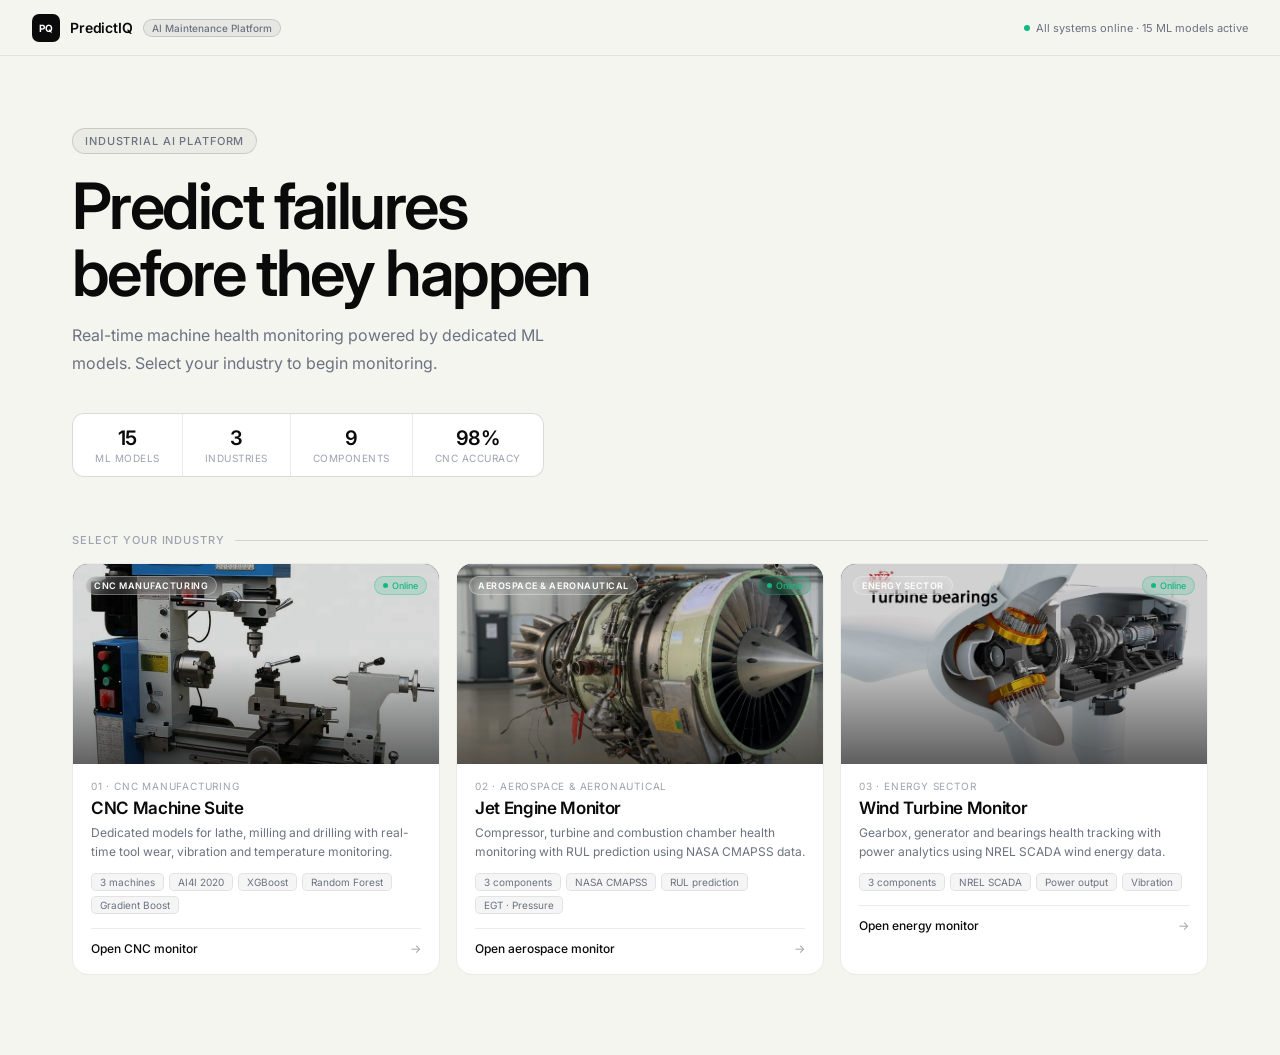
<file: templates/index.html>
<!DOCTYPE html>
<html lang="en">
<head>
<meta charset="UTF-8"/>
<meta name="viewport" content="width=device-width,initial-scale=1.0"/>
<title>PredictIQ — Industrial AI Maintenance</title>
<link href="https://fonts.googleapis.com/css2?family=Inter:wght@300;400;500;600;700&display=swap" rel="stylesheet">
<style>
*{margin:0;padding:0;box-sizing:border-box}
:root{
  --bg:#f5f5f0;
  --surface:#ffffff;
  --border:rgba(0,0,0,0.08);
  --border2:rgba(0,0,0,0.14);
  --text:#0a0a0a;
  --muted:#6b7280;
  --muted2:#9ca3af;
  --accent:#1a1a1a;
}
html,body{min-height:100%;font-family:'Inter',sans-serif;background:var(--bg);color:var(--text);-webkit-font-smoothing:antialiased}

/* NAV */
nav{
  position:sticky;top:0;z-index:100;
  height:56px;display:flex;align-items:center;justify-content:space-between;
  padding:0 32px;background:rgba(245,245,240,0.92);
  border-bottom:0.5px solid var(--border);backdrop-filter:blur(16px)
}
.nav-l{display:flex;align-items:center;gap:10px}
.nav-logo{width:28px;height:28px;border-radius:7px;background:var(--text);display:grid;place-items:center;font-size:10px;font-weight:700;color:#fff}
.nav-name{font-size:14px;font-weight:600;letter-spacing:-0.01em}
.nav-tag{font-size:10px;padding:2px 8px;border-radius:20px;background:rgba(0,0,0,0.06);border:0.5px solid var(--border2);color:var(--muted);font-weight:500}
.nav-r{display:flex;align-items:center;gap:6px;font-size:11px;color:var(--muted)}
.live-dot{width:6px;height:6px;border-radius:50%;background:#10b981;animation:blink 2s infinite}
@keyframes blink{0%,100%{opacity:1}50%{opacity:0.3}}

/* HERO */
.hero{padding:72px 32px 56px;max-width:1200px;margin:0 auto}
.hero-eyebrow{display:inline-flex;align-items:center;gap:6px;font-size:11px;font-weight:500;letter-spacing:0.08em;text-transform:uppercase;color:var(--muted);margin-bottom:18px;padding:5px 12px;border-radius:20px;background:rgba(0,0,0,0.04);border:0.5px solid var(--border2)}
.hero h1{font-size:clamp(2.4rem,5vw,4rem);font-weight:600;letter-spacing:-0.04em;line-height:1.05;margin-bottom:16px;color:var(--text)}
.hero-sub{font-size:1rem;color:var(--muted);max-width:480px;line-height:1.7;margin-bottom:36px}
.hero-stats{display:inline-flex;background:var(--surface);border:0.5px solid var(--border2);border-radius:12px;overflow:hidden}
.hs{padding:12px 22px;text-align:center;border-right:0.5px solid var(--border)}
.hs:last-child{border-right:none}
.hs-v{font-size:20px;font-weight:600;letter-spacing:-0.02em}
.hs-l{font-size:10px;color:var(--muted2);margin-top:2px;text-transform:uppercase;letter-spacing:0.05em}

/* INDUSTRY GRID */
.section{padding:0 32px 80px;max-width:1200px;margin:0 auto}
.section-label{font-size:11px;font-weight:500;color:var(--muted2);text-transform:uppercase;letter-spacing:0.08em;margin-bottom:16px;display:flex;align-items:center;gap:10px}
.section-label::after{content:'';flex:1;height:0.5px;background:var(--border2)}

.ind-grid{display:grid;grid-template-columns:repeat(3,1fr);gap:16px}

.ind-card{
  background:var(--surface);border:0.5px solid var(--border);
  border-radius:16px;overflow:hidden;cursor:pointer;
  text-decoration:none;color:var(--text);display:block;
  transition:all 0.25s ease
}
.ind-card:hover{border-color:var(--border2);box-shadow:0 8px 24px rgba(0,0,0,0.08);transform:translateY(-2px)}

.ind-img{height:200px;overflow:hidden;position:relative;background:#1a1a1a}
.ind-img img{width:100%;height:100%;object-fit:cover;transition:transform 0.4s ease;filter:brightness(0.85)}
.ind-card:hover .ind-img img{transform:scale(1.04);filter:brightness(0.95)}
.ind-img-overlay{position:absolute;inset:0;background:linear-gradient(to top,rgba(0,0,0,0.55) 0%,transparent 55%)}
.ind-img-badge{position:absolute;top:12px;left:12px;font-size:9px;font-weight:600;padding:3px 8px;border-radius:20px;background:rgba(255,255,255,0.15);border:0.5px solid rgba(255,255,255,0.3);color:#fff;letter-spacing:0.06em;text-transform:uppercase;backdrop-filter:blur(8px)}
.ind-img-status{position:absolute;top:12px;right:12px;display:flex;align-items:center;gap:4px;font-size:9px;font-weight:500;padding:3px 8px;border-radius:20px;background:rgba(16,185,129,0.15);border:0.5px solid rgba(16,185,129,0.3);color:#10b981;backdrop-filter:blur(8px)}
.ind-img-status-dot{width:5px;height:5px;border-radius:50%;background:#10b981}

.ind-body{padding:16px 18px 18px}
.ind-num{font-size:10px;color:var(--muted2);text-transform:uppercase;letter-spacing:0.08em;margin-bottom:6px}
.ind-name{font-size:17px;font-weight:600;letter-spacing:-0.02em;margin-bottom:5px}
.ind-desc{font-size:12px;color:var(--muted);line-height:1.6;margin-bottom:12px}
.ind-tags{display:flex;gap:5px;flex-wrap:wrap;margin-bottom:14px}
.ind-tag{font-size:10px;padding:2px 8px;border-radius:5px;background:rgba(0,0,0,0.04);border:0.5px solid var(--border);color:var(--muted)}
.ind-foot{display:flex;align-items:center;justify-content:space-between;padding-top:12px;border-top:0.5px solid var(--border)}
.ind-cta{font-size:12px;font-weight:500;color:var(--text)}
.ind-arrow{font-size:12px;color:var(--muted2);transition:transform 0.2s}
.ind-card:hover .ind-arrow{transform:translateX(3px);color:var(--text)}

@media(max-width:900px){.ind-grid{grid-template-columns:1fr;max-width:480px}}
@media(max-width:600px){nav,hero,.section{padding-left:16px;padding-right:16px}.hero{padding-top:48px}}
</style>
</head>
<body>

<nav>
  <div class="nav-l">
    <div class="nav-logo">PQ</div>
    <span class="nav-name">PredictIQ</span>
    <span class="nav-tag">AI Maintenance Platform</span>
  </div>
  <div class="nav-r">
    <div class="live-dot"></div>
    All systems online · 15 ML models active
  </div>
</nav>

<div class="hero">
  <div class="hero-eyebrow">Industrial AI Platform</div>
  <h1>Predict failures<br>before they happen</h1>
  <p class="hero-sub">Real-time machine health monitoring powered by dedicated ML models. Select your industry to begin monitoring.</p>
  <div class="hero-stats">
    <div class="hs"><div class="hs-v">15</div><div class="hs-l">ML Models</div></div>
    <div class="hs"><div class="hs-v">3</div><div class="hs-l">Industries</div></div>
    <div class="hs"><div class="hs-v">9</div><div class="hs-l">Components</div></div>
    <div class="hs"><div class="hs-v">98%</div><div class="hs-l">CNC Accuracy</div></div>
  </div>
</div>

<div class="section">
  <div class="section-label">Select your industry</div>
  <div class="ind-grid">

    <a class="ind-card" href="/dashboard/cnc">
      <div class="ind-img">
        <img src="/static/img_cnc_mill.png" alt="CNC Machine"/>
        <div class="ind-img-overlay"></div>
        <div class="ind-img-badge">CNC Manufacturing</div>
        <div class="ind-img-status"><div class="ind-img-status-dot"></div>Online</div>
      </div>
      <div class="ind-body">
        <div class="ind-num">01 · CNC Manufacturing</div>
        <div class="ind-name">CNC Machine Suite</div>
        <div class="ind-desc">Dedicated models for lathe, milling and drilling with real-time tool wear, vibration and temperature monitoring.</div>
        <div class="ind-tags">
          <span class="ind-tag">3 machines</span>
          <span class="ind-tag">AI4I 2020</span>
          <span class="ind-tag">XGBoost</span>
          <span class="ind-tag">Random Forest</span>
          <span class="ind-tag">Gradient Boost</span>
        </div>
        <div class="ind-foot">
          <span class="ind-cta">Open CNC monitor</span>
          <span class="ind-arrow">→</span>
        </div>
      </div>
    </a>

    <a class="ind-card" href="/dashboard/aerospace">
      <div class="ind-img">
        <img src="/static/img_jet_engine.png" alt="Jet Engine"/>
        <div class="ind-img-overlay"></div>
        <div class="ind-img-badge">Aerospace & Aeronautical</div>
        <div class="ind-img-status"><div class="ind-img-status-dot"></div>Online</div>
      </div>
      <div class="ind-body">
        <div class="ind-num">02 · Aerospace & Aeronautical</div>
        <div class="ind-name">Jet Engine Monitor</div>
        <div class="ind-desc">Compressor, turbine and combustion chamber health monitoring with RUL prediction using NASA CMAPSS data.</div>
        <div class="ind-tags">
          <span class="ind-tag">3 components</span>
          <span class="ind-tag">NASA CMAPSS</span>
          <span class="ind-tag">RUL prediction</span>
          <span class="ind-tag">EGT · Pressure</span>
        </div>
        <div class="ind-foot">
          <span class="ind-cta">Open aerospace monitor</span>
          <span class="ind-arrow">→</span>
        </div>
      </div>
    </a>

    <a class="ind-card" href="/dashboard/energy">
      <div class="ind-img">
        <img src="/static/img_wind_turbine.png" alt="Wind Turbine"/>
        <div class="ind-img-overlay"></div>
        <div class="ind-img-badge">Energy Sector</div>
        <div class="ind-img-status"><div class="ind-img-status-dot"></div>Online</div>
      </div>
      <div class="ind-body">
        <div class="ind-num">03 · Energy Sector</div>
        <div class="ind-name">Wind Turbine Monitor</div>
        <div class="ind-desc">Gearbox, generator and bearings health tracking with power analytics using NREL SCADA wind energy data.</div>
        <div class="ind-tags">
          <span class="ind-tag">3 components</span>
          <span class="ind-tag">NREL SCADA</span>
          <span class="ind-tag">Power output</span>
          <span class="ind-tag">Vibration</span>
        </div>
        <div class="ind-foot">
          <span class="ind-cta">Open energy monitor</span>
          <span class="ind-arrow">→</span>
        </div>
      </div>
    </a>

  </div>
</div>

</body>
</html>
</file>
